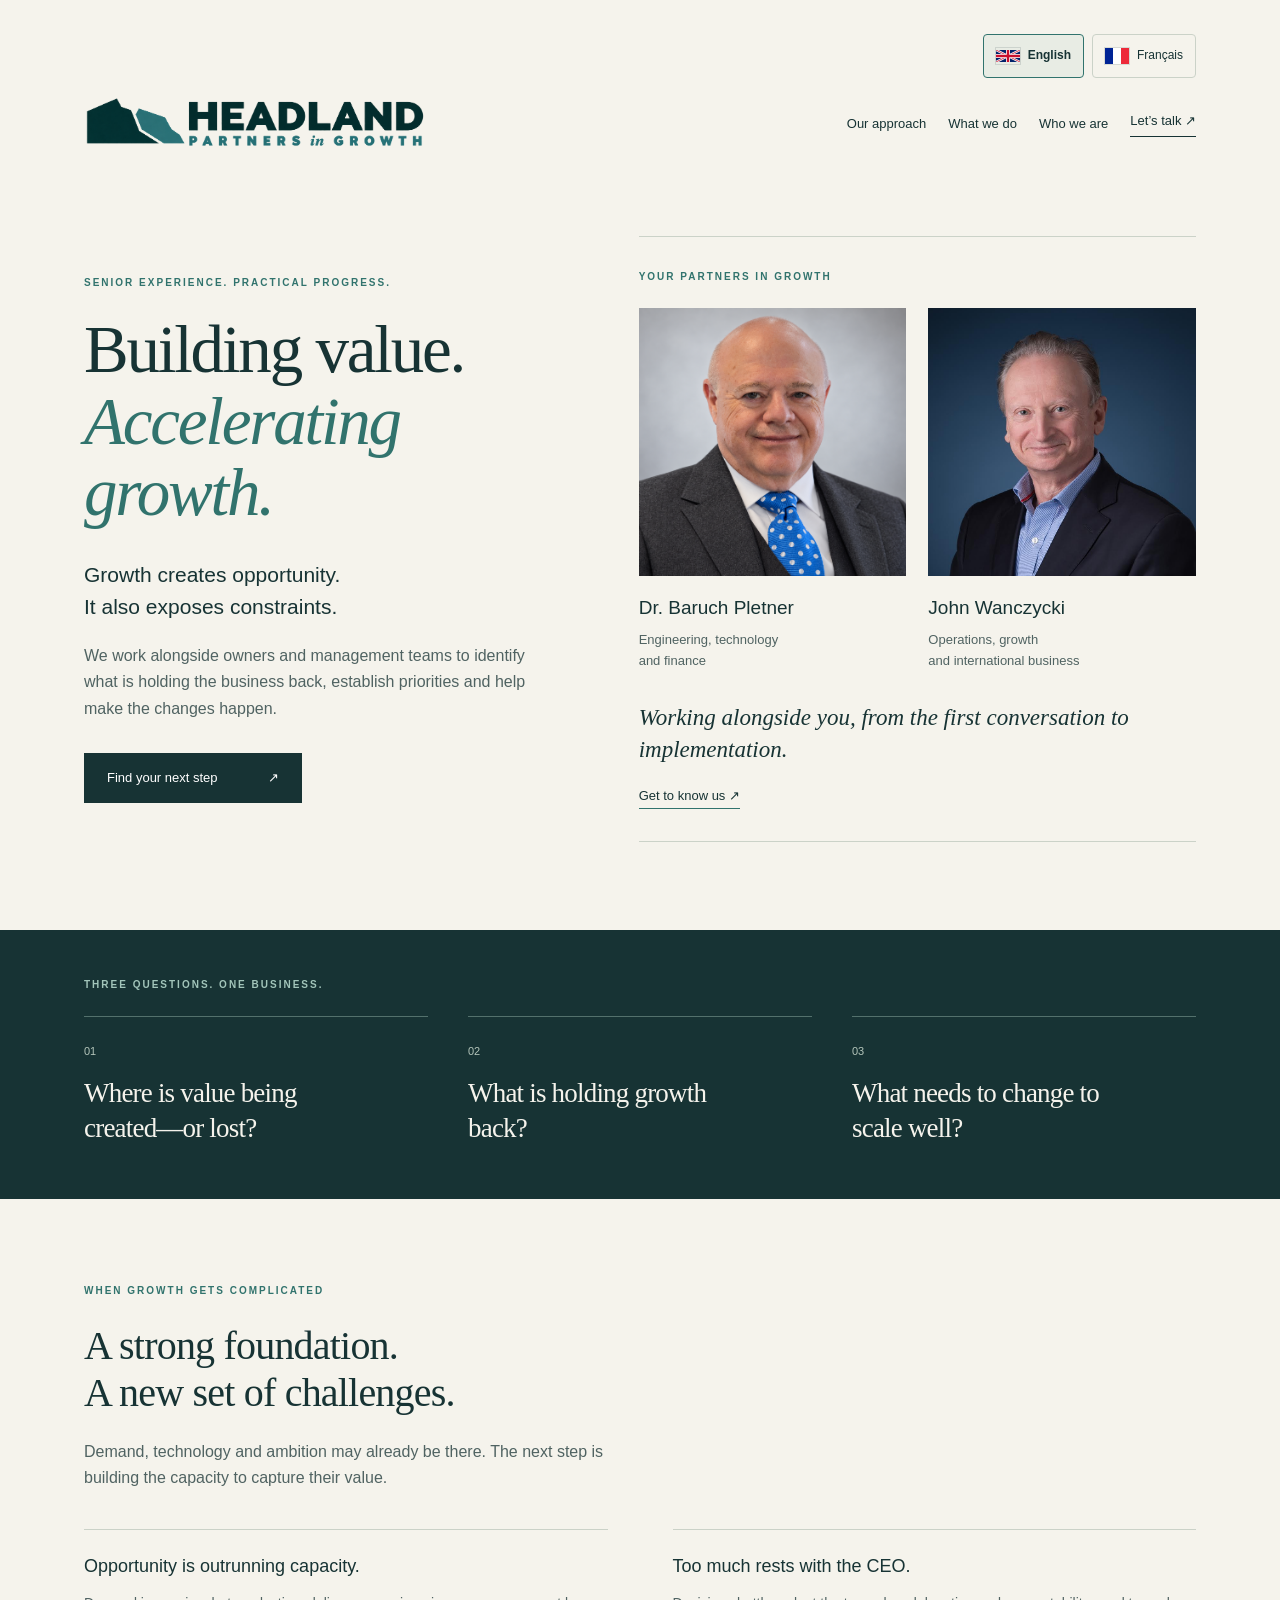
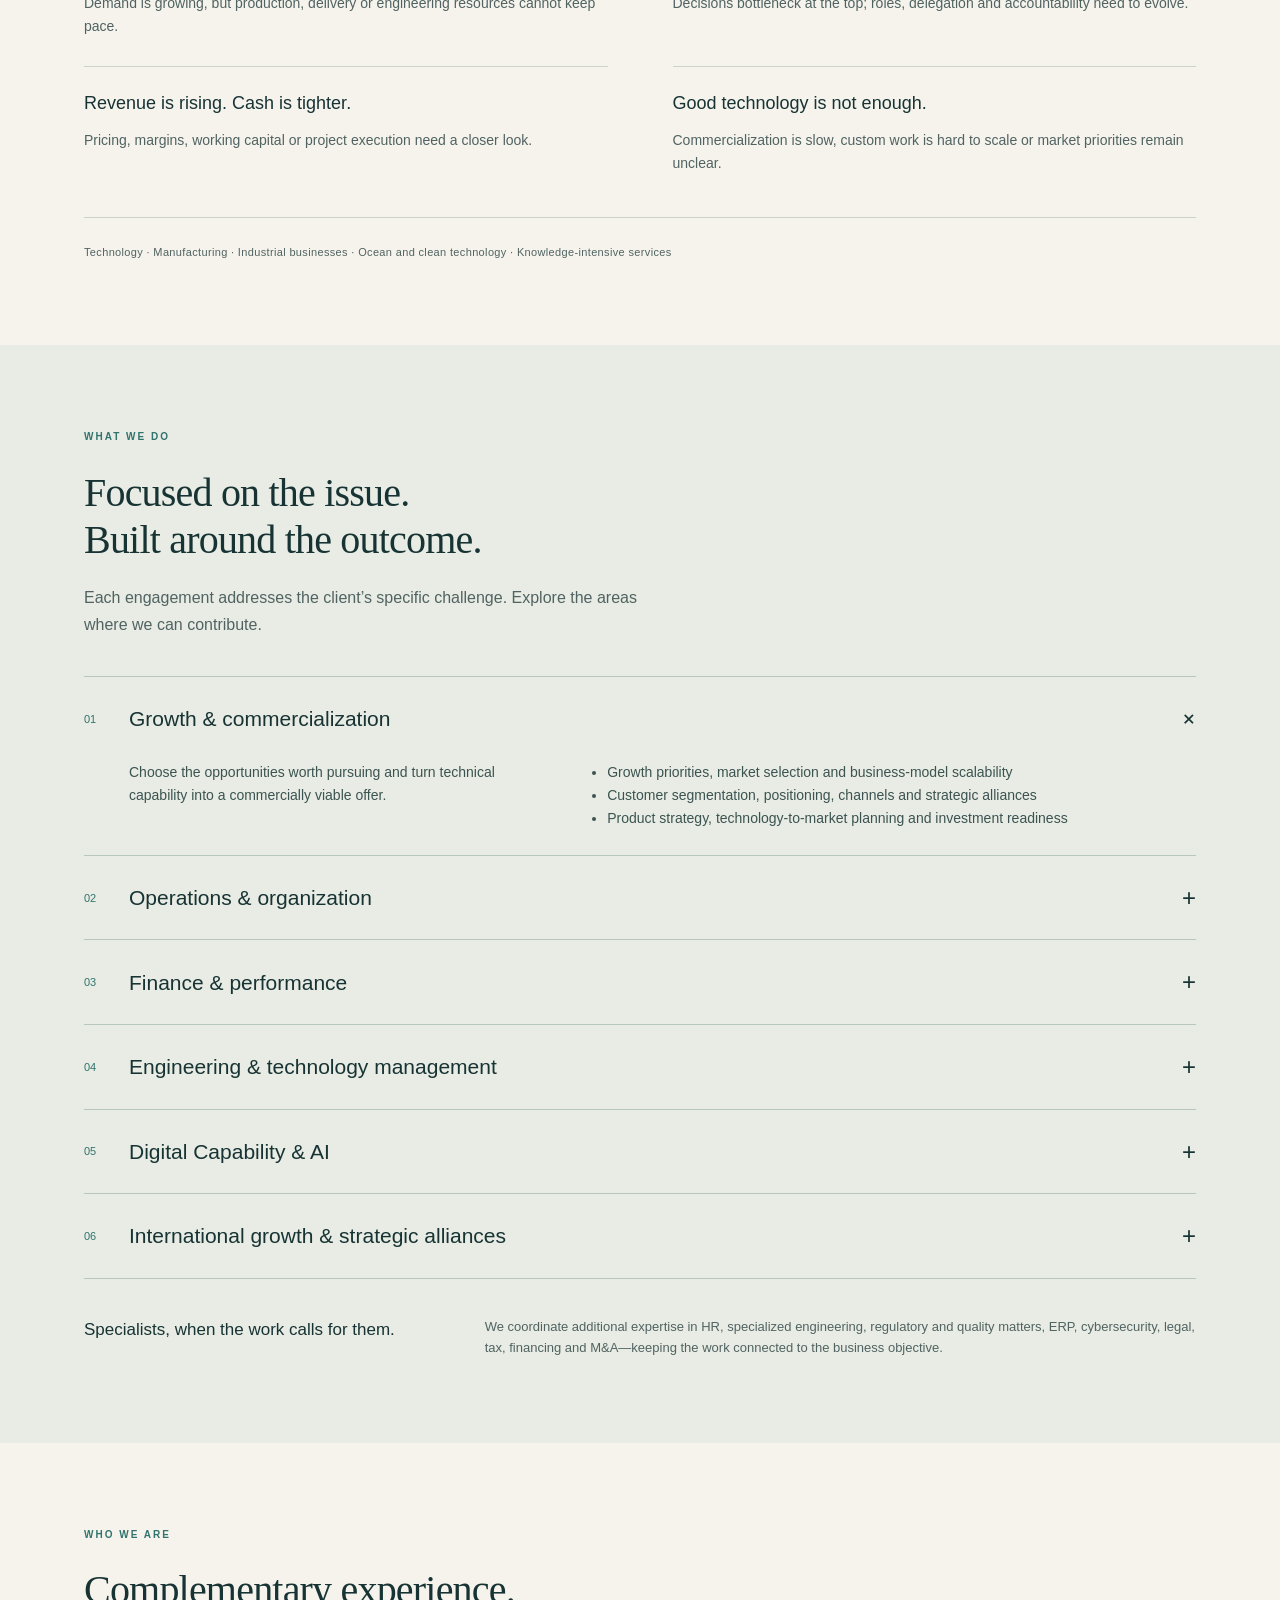
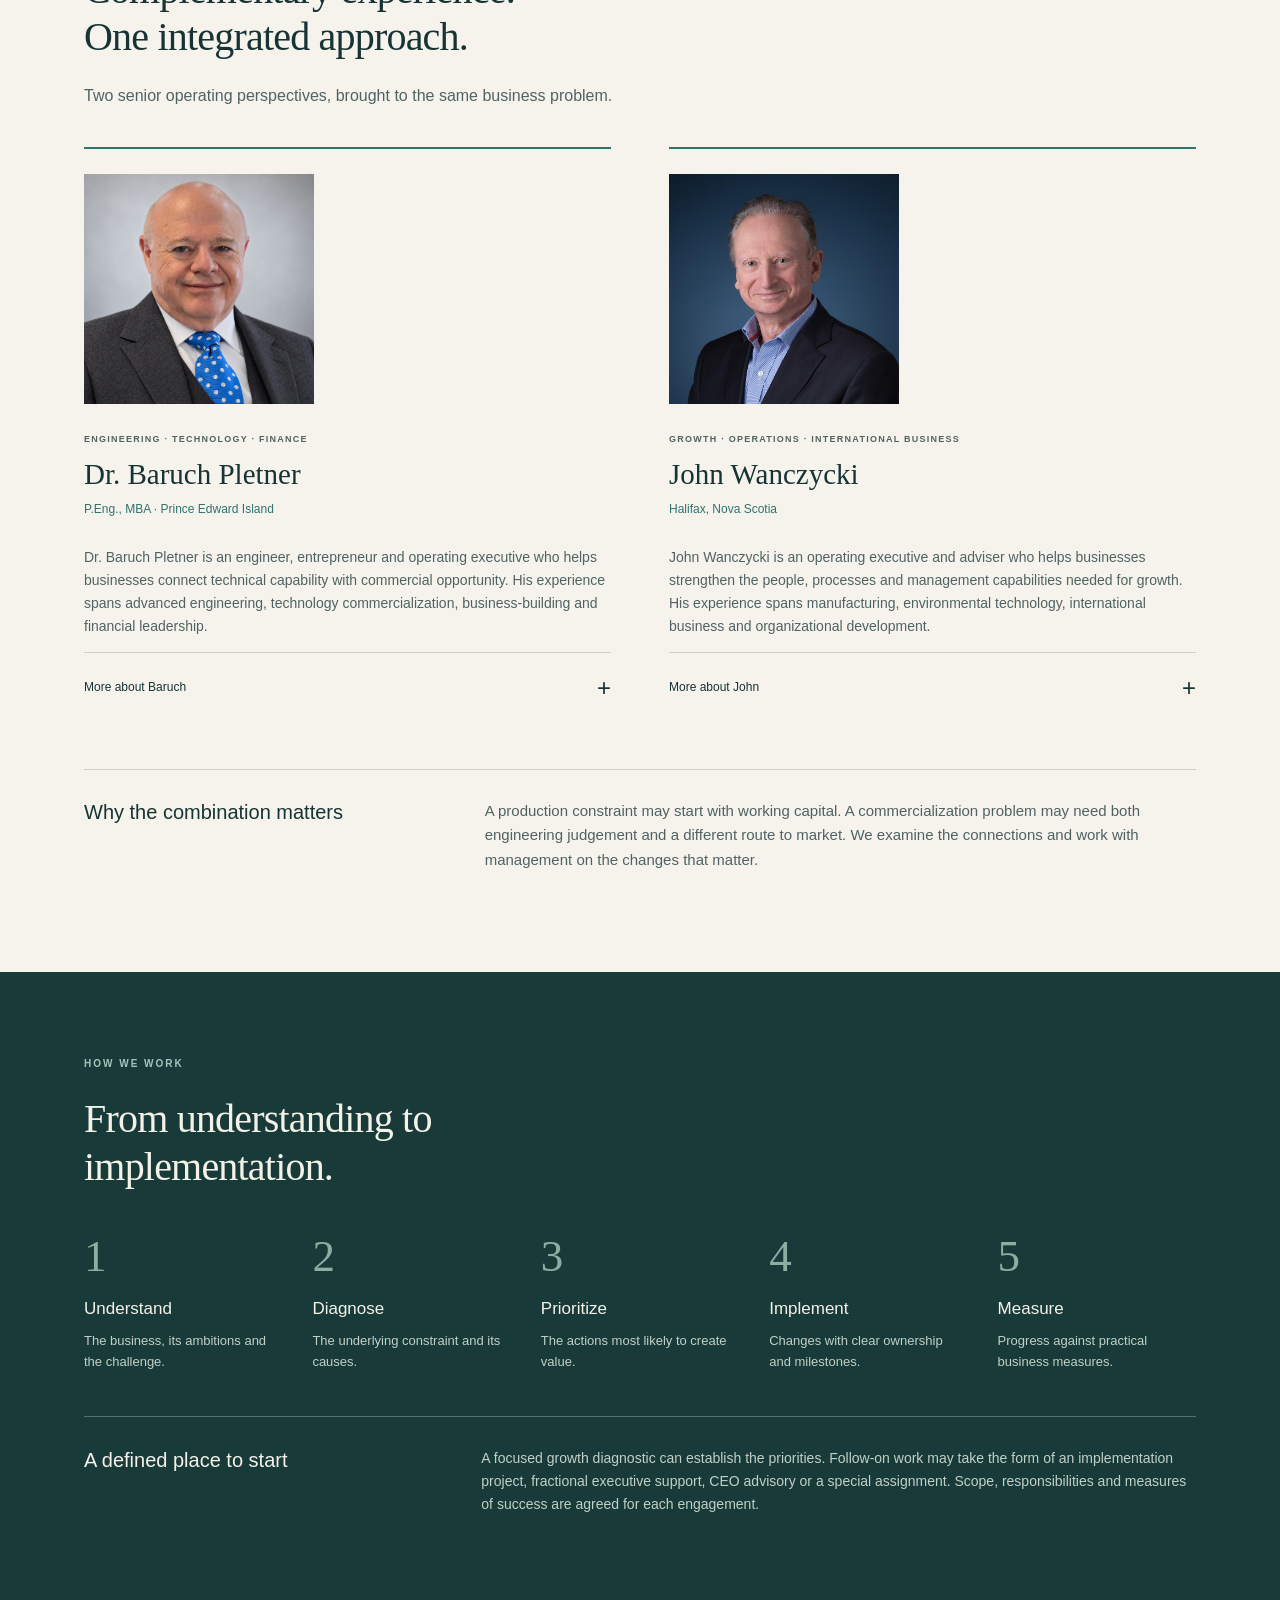
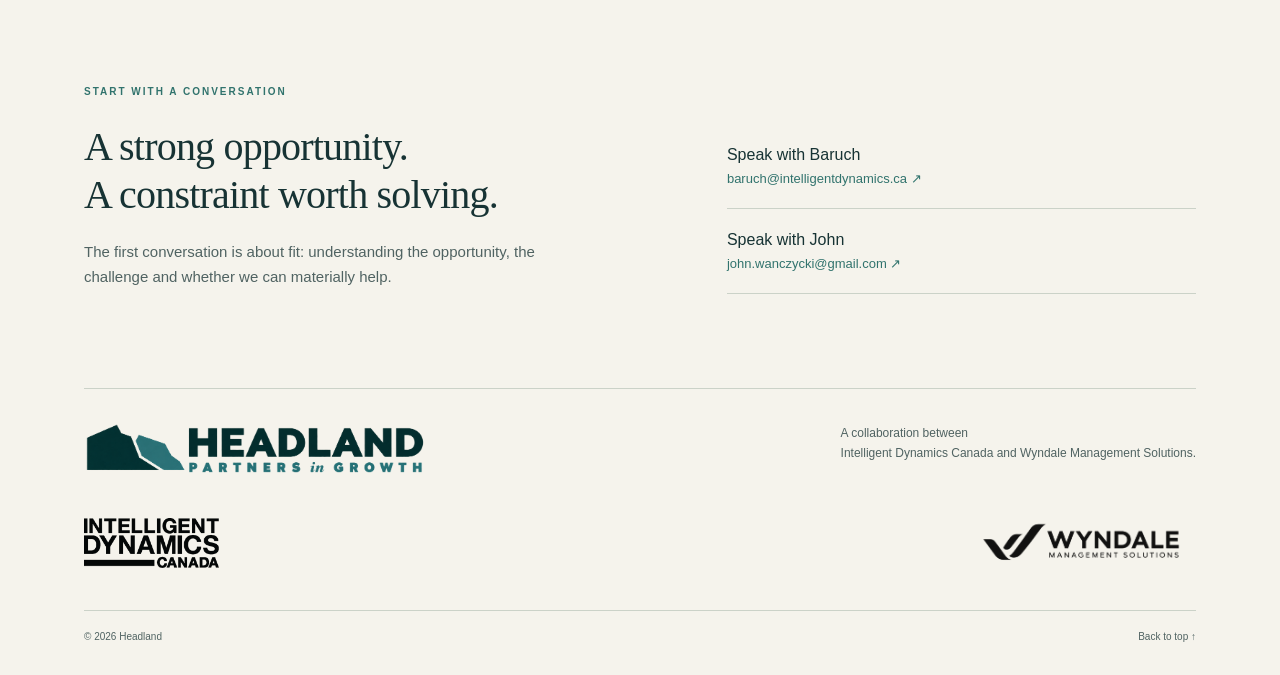
<file: index.html>
<!doctype html>
<html lang="en"><head><meta charset="utf-8"><meta name="viewport" content="width=device-width,initial-scale=1"><meta name="robots" content="index,follow"><title>Headland — Partners in Growth</title><link rel="stylesheet" href="style.css?v=bilingual1"><meta name="description" content="Headland helps owners and management teams build value, strengthen operations and accelerate growth."><meta property="og:title" content="Headland — Partners in Growth"><meta property="og:description" content="Building value. Accelerating growth. Senior experience in engineering, finance, operations and international business."><meta property="og:type" content="website"><meta property="og:url" content="https://headlandpartners.ca/"><link rel="canonical" href="https://headlandpartners.ca/"><link rel="alternate" hreflang="en" href="https://headlandpartners.ca/"><link rel="alternate" hreflang="fr" href="https://headlandpartners.ca/fr.html"><link rel="alternate" hreflang="x-default" href="https://headlandpartners.ca/"></head><body>

<header><div class="language-switch" role="navigation" aria-label="Choose language"><a href="/" lang="en" hreflang="en" aria-current="page"><svg viewBox="0 0 60 30" aria-hidden="true" focusable="false"><clipPath id="uk-clip"><path d="M0 0h60v30H0z"/></clipPath><g clip-path="url(#uk-clip)"><path fill="#012169" d="M0 0h60v30H0z"/><path stroke="#fff" stroke-width="6" d="m0 0 60 30M60 0 0 30"/><path stroke="#c8102e" stroke-width="2" d="m0 0 60 30M60 0 0 30"/><path stroke="#fff" stroke-width="10" d="M30 0v30M0 15h60"/><path stroke="#c8102e" stroke-width="6" d="M30 0v30M0 15h60"/></g></svg><span>English</span></a><a href="/fr.html" lang="fr" hreflang="fr" ><svg viewBox="0 0 45 30" aria-hidden="true" focusable="false"><path fill="#002395" d="M0 0h15v30H0z"/><path fill="#fff" d="M15 0h15v30H15z"/><path fill="#ed2939" d="M30 0h15v30H30z"/></svg><span>Français</span></a></div><a class="brand" href="#home" aria-label="Headland — Partners in Growth home"><img src="assets/headland-coast.png?v=partners-in-growth" alt="Headland — Partners in Growth coastal logo" width="2048" height="768"></a><nav aria-label="Main navigation"><a href="#approach">Our approach</a><a href="#services">What we do</a><a href="#people">Who we are</a><a class="navcta" href="#conversation">Let’s talk ↗</a></nav></header>
<main><section class="hero wrap" id="home"><div class="hero-copy"><p class="eyebrow">SENIOR EXPERIENCE. PRACTICAL PROGRESS.</p><h1>Building value.<br><em>Accelerating<br>growth.</em></h1><p class="lead">Growth creates opportunity.<br>It also exposes constraints.</p><p>We work alongside owners and management teams to identify what is holding the business back, establish priorities and help make the changes happen.</p><a class="button" href="#approach">Find your next step <span>↗</span></a></div><div class="hero-partners"><p class="eyebrow">YOUR PARTNERS IN GROWTH</p><div class="partner-pair"><a href="#baruch"><img src="assets/baruch-pletner.png" alt="Dr. Baruch Pletner" width="1254" height="1254"><h2>Dr. Baruch Pletner</h2><p>Engineering, technology<br>and finance</p></a><a href="#john"><img src="assets/john-wanczycki.jpg" alt="John Wanczycki" width="835" height="835"><h2>John Wanczycki</h2><p>Operations, growth<br>and international business</p></a></div><p class="partner-intro">Working alongside you, from the first conversation to implementation.</p><a class="meet-partners" href="#people">Get to know us ↗</a></div></section>
<section class="questions"><div class="wrap"><p class="eyebrow">THREE QUESTIONS. ONE BUSINESS.</p><div class="question-grid"><article><span>01</span><h2>Where is value being created—or lost?</h2></article><article><span>02</span><h2>What is holding growth back?</h2></article><article><span>03</span><h2>What needs to change to scale well?</h2></article></div></div></section>
<section class="wrap section" id="approach"><div class="section-intro"><p class="eyebrow">WHEN GROWTH GETS COMPLICATED</p><h2>A strong foundation.<br>A new set of challenges.</h2><p>Demand, technology and ambition may already be there. The next step is building the capacity to capture their value.</p></div><div class="signals"><article><b>Opportunity is outrunning capacity.</b><p>Demand is growing, but production, delivery or engineering resources cannot keep pace.</p></article><article><b>Too much rests with the CEO.</b><p>Decisions bottleneck at the top; roles, delegation and accountability need to evolve.</p></article><article><b>Revenue is rising. Cash is tighter.</b><p>Pricing, margins, working capital or project execution need a closer look.</p></article><article><b>Good technology is not enough.</b><p>Commercialization is slow, custom work is hard to scale or market priorities remain unclear.</p></article></div><p class="sector-line">Technology · Manufacturing · Industrial businesses · Ocean and clean technology · Knowledge-intensive services</p></section>
<section class="service-section" id="services"><div class="wrap section"><div class="section-intro"><p class="eyebrow">WHAT WE DO</p><h2>Focused on the issue.<br>Built around the outcome.</h2><p>Each engagement addresses the client’s specific challenge. Explore the areas where we can contribute.</p></div><div class="services">
<details open><summary><span>01</span><h3>Growth & commercialization</h3><i>+</i></summary><div class="detail"><p>Choose the opportunities worth pursuing and turn technical capability into a commercially viable offer.</p><ul><li>Growth priorities, market selection and business-model scalability</li><li>Customer segmentation, positioning, channels and strategic alliances</li><li>Product strategy, technology-to-market planning and investment readiness</li></ul></div></details>
<details><summary><span>02</span><h3>Operations & organization</h3><i>+</i></summary><div class="detail"><p>Build the operating capacity and management structure needed for the next stage.</p><ul><li>Capacity, workflow, productivity and project execution</li><li>Roles, accountability, delegation and management systems</li><li>Leadership capacity, succession planning and change implementation</li><li>Supply-chain priorities and business requirements for ERP systems</li></ul></div></details>
<details><summary><span>03</span><h3>Finance & performance</h3><i>+</i></summary><div class="detail"><p>Connect growth decisions to cash, margins and the resources required to deliver.</p><ul><li>Cash flow, working capital, pricing and margin analysis</li><li>Financial models, capital allocation and investment decisions</li><li>Performance measures and management reporting</li><li>Government growth programs and funding readiness</li></ul></div></details>
<details><summary><span>04</span><h3>Engineering & technology management</h3><i>+</i></summary><div class="detail"><p>Bring senior technical judgement to engineering decisions, delivery and resource planning.</p><ul><li>Engineering design and technical problem-solving</li><li>R&D leadership, technology roadmaps and technical due diligence</li><li>Engineering capacity, critical-project oversight and product development</li><li>AI-enabled engineering productivity, aligned with business priorities</li><li>Intellectual property priorities, protection and licensing strategy</li><li>Business and technical inputs for specialist IP advisers</li></ul><p class="fine">IP support covers business and technology strategy. Legal opinions, patent prosecution and legal drafting are provided by qualified external professionals.</p></div></details>
<details><summary><span>05</span><h3>Digital Capability &amp; AI</h3><i>+</i></summary><div class="detail"><p>Improve business productivity and customer engagement through carefully selected AI tools and digital operating systems.</p><ul><li>AI adoption priorities linked to measurable business outcomes</li><li>AI-enabled customer engagement and concierge experiences</li><li>Workflow automation and business IT improvements</li><li>Technology selection and implementation planning</li></ul><p class="fine">Where specialized technical capability is required, we draw on Intelligent Dynamics Canada and other trusted specialists.</p></div></details>
<details><summary><span>06</span><h3>International growth & strategic alliances</h3><i>+</i></summary><div class="detail"><p>Pursue international opportunities when they fit the company’s strategy and operating readiness.</p><ul><li>Export readiness and market prioritization</li><li>Representatives, distributors and commercial partnerships</li><li>Resource requirements, market-entry risks and mitigation</li><li>Alignment of international growth with internal capacity</li></ul></div></details>
</div><div class="specialists"><b>Specialists, when the work calls for them.</b><p>We coordinate additional expertise in HR, specialized engineering, regulatory and quality matters, ERP, cybersecurity, legal, tax, financing and M&A—keeping the work connected to the business objective.</p></div></div></section>
<section class="wrap section" id="people"><div class="section-intro"><p class="eyebrow">WHO WE ARE</p><h2>Complementary experience.<br>One integrated approach.</h2><p>Two senior operating perspectives, brought to the same business problem.</p></div><div class="people-grid"><article class="person" id="baruch"><img class="bio-portrait" src="assets/baruch-pletner.png" alt="Dr. Baruch Pletner" width="1254" height="1254" loading="lazy"><p class="eyebrow">ENGINEERING · TECHNOLOGY · FINANCE</p><h3>Dr. Baruch Pletner</h3><p class="credentials">P.Eng., MBA · Prince Edward Island</p><p>Dr. Baruch Pletner is an engineer, entrepreneur and operating executive who helps businesses connect technical capability with commercial opportunity. His experience spans advanced engineering, technology commercialization, business-building and financial leadership.</p><details><summary>More about Baruch <i>+</i></summary><p>Baruch holds a doctorate in Aerospace Engineering from the Technion–Israel Institute of Technology and an MBA from Northeastern University’s D’Amore-McKim School of Business, with an accounting concentration. At MIT spin-off Active Control eXperts, he progressed from Senior Engineer to Senior Program Manager and Director of Lithography Applications, developing both the technical and commercial sides of the business. Following its acquisition by Cymer, he continued in senior technical leadership in the semiconductor-equipment industry.</p><p>He subsequently founded IPTRADE Inc., building an engineering-services and technology business serving the semiconductor sector while remaining directly involved in development. His work has contributed to multiple patents in vibration control, sensing and piezoelectric systems. He brings decades of experience integrating intellectual property strategy with product development and commercialization.</p><p>Since moving to Atlantic Canada, Baruch’s work has included technology leadership, R&amp;D management and major-project delivery. He helped lead recovery of the Summerside Sunbank solar and battery-storage project, overseeing an approximately $50 million budget and an organization of more than 100 people. As Chief Operating and Financial Officer of Rubber Ring Creative, he has helped build the business while overseeing its operating and financial functions.</p><p>His international experience includes extensive work in the United States and Japan, principally with Nikon and also with Honda R&amp;D, Toshiba, Arakawa and Canon. Through Intelligent Dynamics Canada, he combines hands-on engineering and senior technology advice with practical applications of AI to engineering productivity and business operations.</p><p>At Headland, Baruch brings an engineer’s and business-builder’s perspective: assessing what can work, what makes commercial sense and how to organize the resources needed to turn technology into sustainable business value.</p></details></article><article class="person" id="john"><img class="bio-portrait" src="assets/john-wanczycki.jpg" alt="John Wanczycki" width="835" height="835" loading="lazy"><p class="eyebrow">GROWTH · OPERATIONS · INTERNATIONAL BUSINESS</p><h3>John Wanczycki</h3><p class="credentials">Halifax, Nova Scotia</p><p>John Wanczycki is an operating executive and adviser who helps businesses strengthen the people, processes and management capabilities needed for growth. His experience spans manufacturing, environmental technology, international business and organizational development.</p><details><summary>More about John <i>+</i></summary><p>From 2016 to 2024, John served as Chief Operating Officer of Trecan Combustion Limited, a Nova Scotia manufacturer of specialized industrial equipment serving international markets. Working closely with the CEO and owner, he helped guide significant growth, expand operating capacity and strengthen management systems while addressing supply-chain challenges, market development and senior-management transitions.</p><p>His international experience includes senior assignments in 17 countries across five continents. Advising international financial institutions, including the World Bank, and national governments, he has helped plan, assess or conduct due diligence on initiatives with an aggregate value exceeding US$400 million. These assignments have involved technology commercialization, strategic alliances, environmental technologies, infrastructure and major projects.</p><p>Earlier roles included Vice President, International Development at the Ontario Centre for Environmental Technology Advancement, and Chair and President of the Environmental Services Association of Nova Scotia and the Maritimes. His strategy and public-policy work in Ottawa and Washington, D.C., also informs his understanding of government programs and how businesses can secure support for growth.</p><p>John mentors technology ventures through Creative Destruction Lab–Atlantic at Dalhousie University, serves on the board of the Scotia Festival of Music and contributes to the Halifax Chamber of Commerce Government Policy Committee.</p><p>He has guest lectured in international management at North American master’s programs and the Chinese Academy of Sciences. John is fluent in English and French.</p><p>At Headland, John brings an operator’s perspective: identifying what is constraining progress, connecting strategy with day-to-day execution and helping owners and management teams build the capacity for their next stage of growth.</p></details></article></div><div class="combination"><h3>Why the combination matters</h3><p>A production constraint may start with working capital. A commercialization problem may need both engineering judgement and a different route to market. We examine the connections and work with management on the changes that matter.</p></div></section>
<section class="method"><div class="wrap section"><p class="eyebrow">HOW WE WORK</p><h2>From understanding to implementation.</h2><div class="steps"><article><span>1</span><h3>Understand</h3><p>The business, its ambitions and the challenge.</p></article><article><span>2</span><h3>Diagnose</h3><p>The underlying constraint and its causes.</p></article><article><span>3</span><h3>Prioritize</h3><p>The actions most likely to create value.</p></article><article><span>4</span><h3>Implement</h3><p>Changes with clear ownership and milestones.</p></article><article><span>5</span><h3>Measure</h3><p>Progress against practical business measures.</p></article></div><div class="engagements"><h3>A defined place to start</h3><p>A focused growth diagnostic can establish the priorities. Follow-on work may take the form of an implementation project, fractional executive support, CEO advisory or a special assignment. Scope, responsibilities and measures of success are agreed for each engagement.</p></div></div></section>
<section class="wrap section contact" id="conversation"><div><p class="eyebrow">START WITH A CONVERSATION</p><h2>A strong opportunity.<br>A constraint worth solving.</h2><p>The first conversation is about fit: understanding the opportunity, the challenge and whether we can materially help.</p></div><div class="contact-options"><a href="mailto:baruch@intelligentdynamics.ca"><strong>Speak with Baruch</strong><span>baruch@intelligentdynamics.ca ↗</span></a><a href="mailto:john.wanczycki@gmail.com"><strong>Speak with John</strong><span>john.wanczycki@gmail.com ↗</span></a></div></section></main>
<footer class="wrap"><div class="footer-top"><div class="brand"><img src="assets/headland-coast.png?v=partners-in-growth" alt="Headland — Partners in Growth coastal logo" width="2048" height="768"></div><p>A collaboration between<br>Intelligent Dynamics Canada and Wyndale Management Solutions.</p></div><div class="partner-logos"><img src="assets/idc.png" alt="Intelligent Dynamics Canada"><img src="assets/wyndale.png" alt="Wyndale Management Solutions Pathway logo"></div><div class="footer-bottom"><span>© 2026 Headland</span><a href="#home">Back to top ↑</a></div></footer>
<script src="language.js?v=1" defer></script></body></html>
</file>
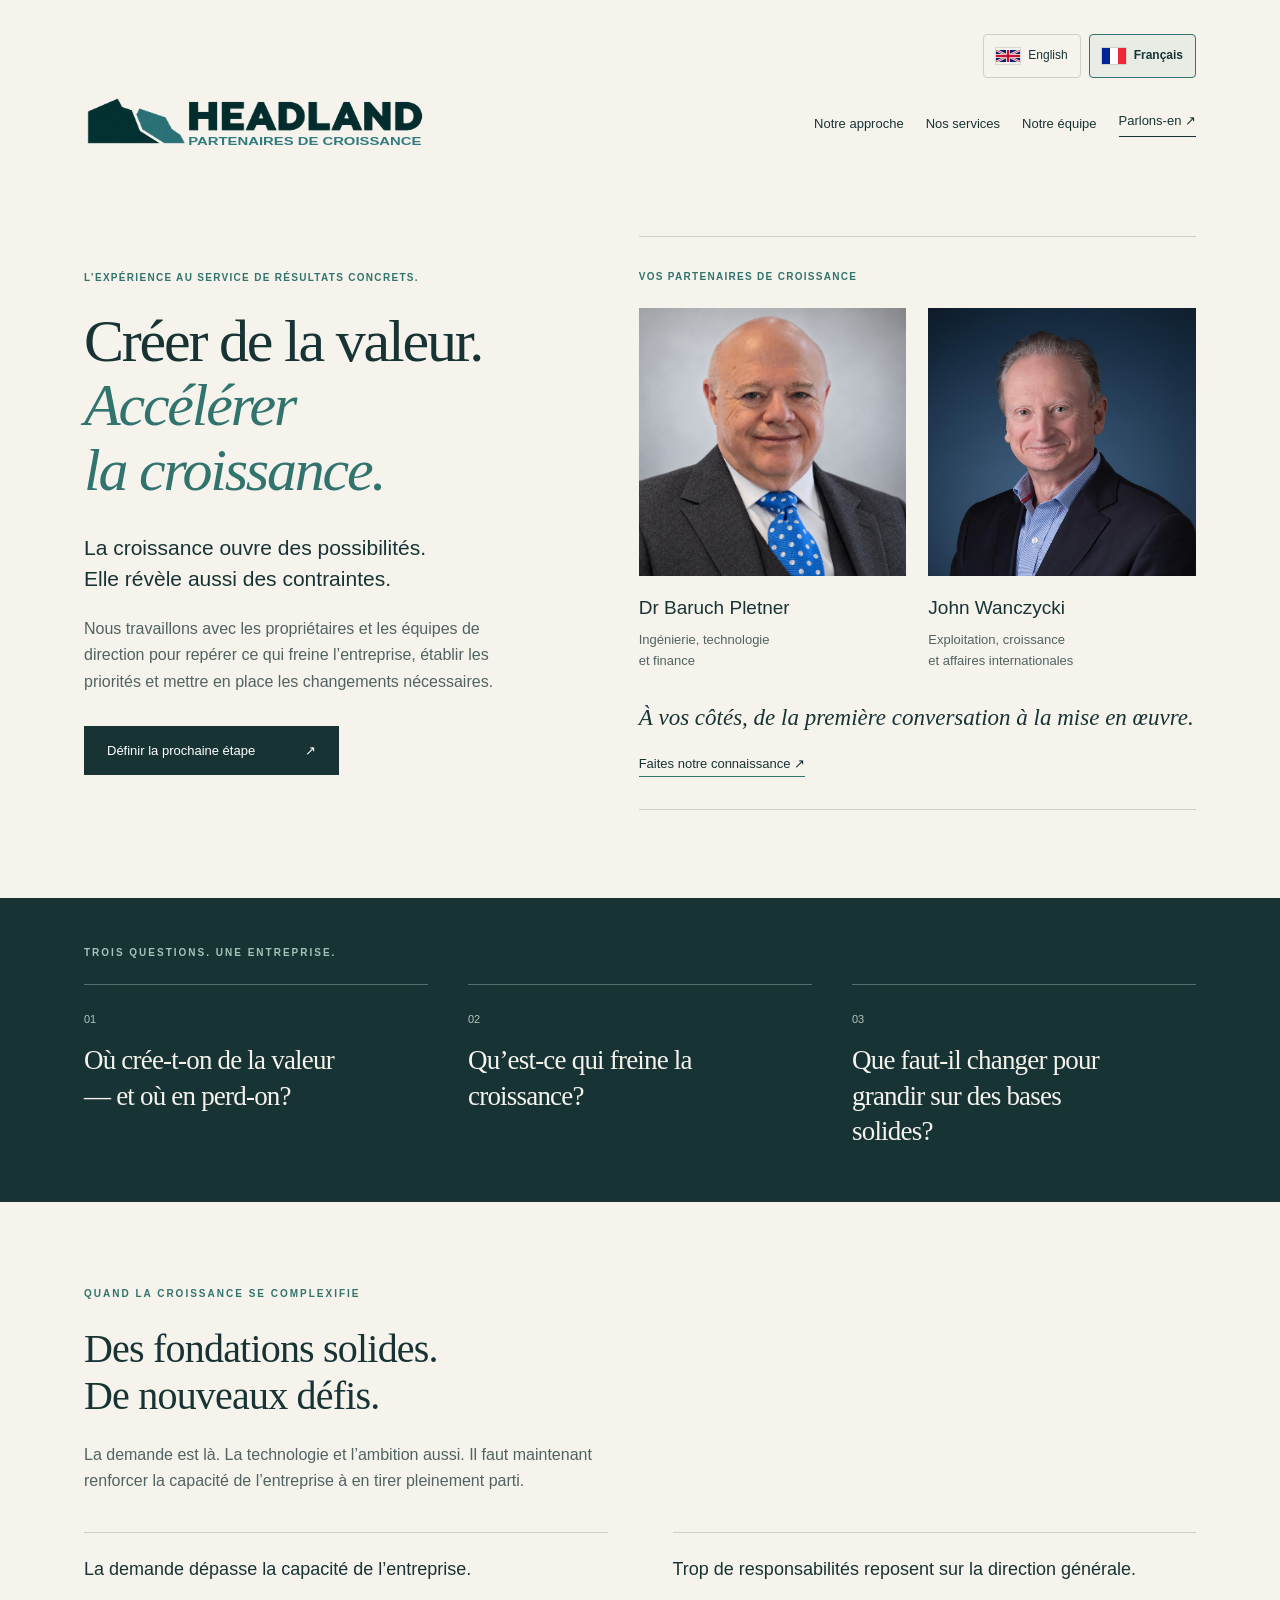
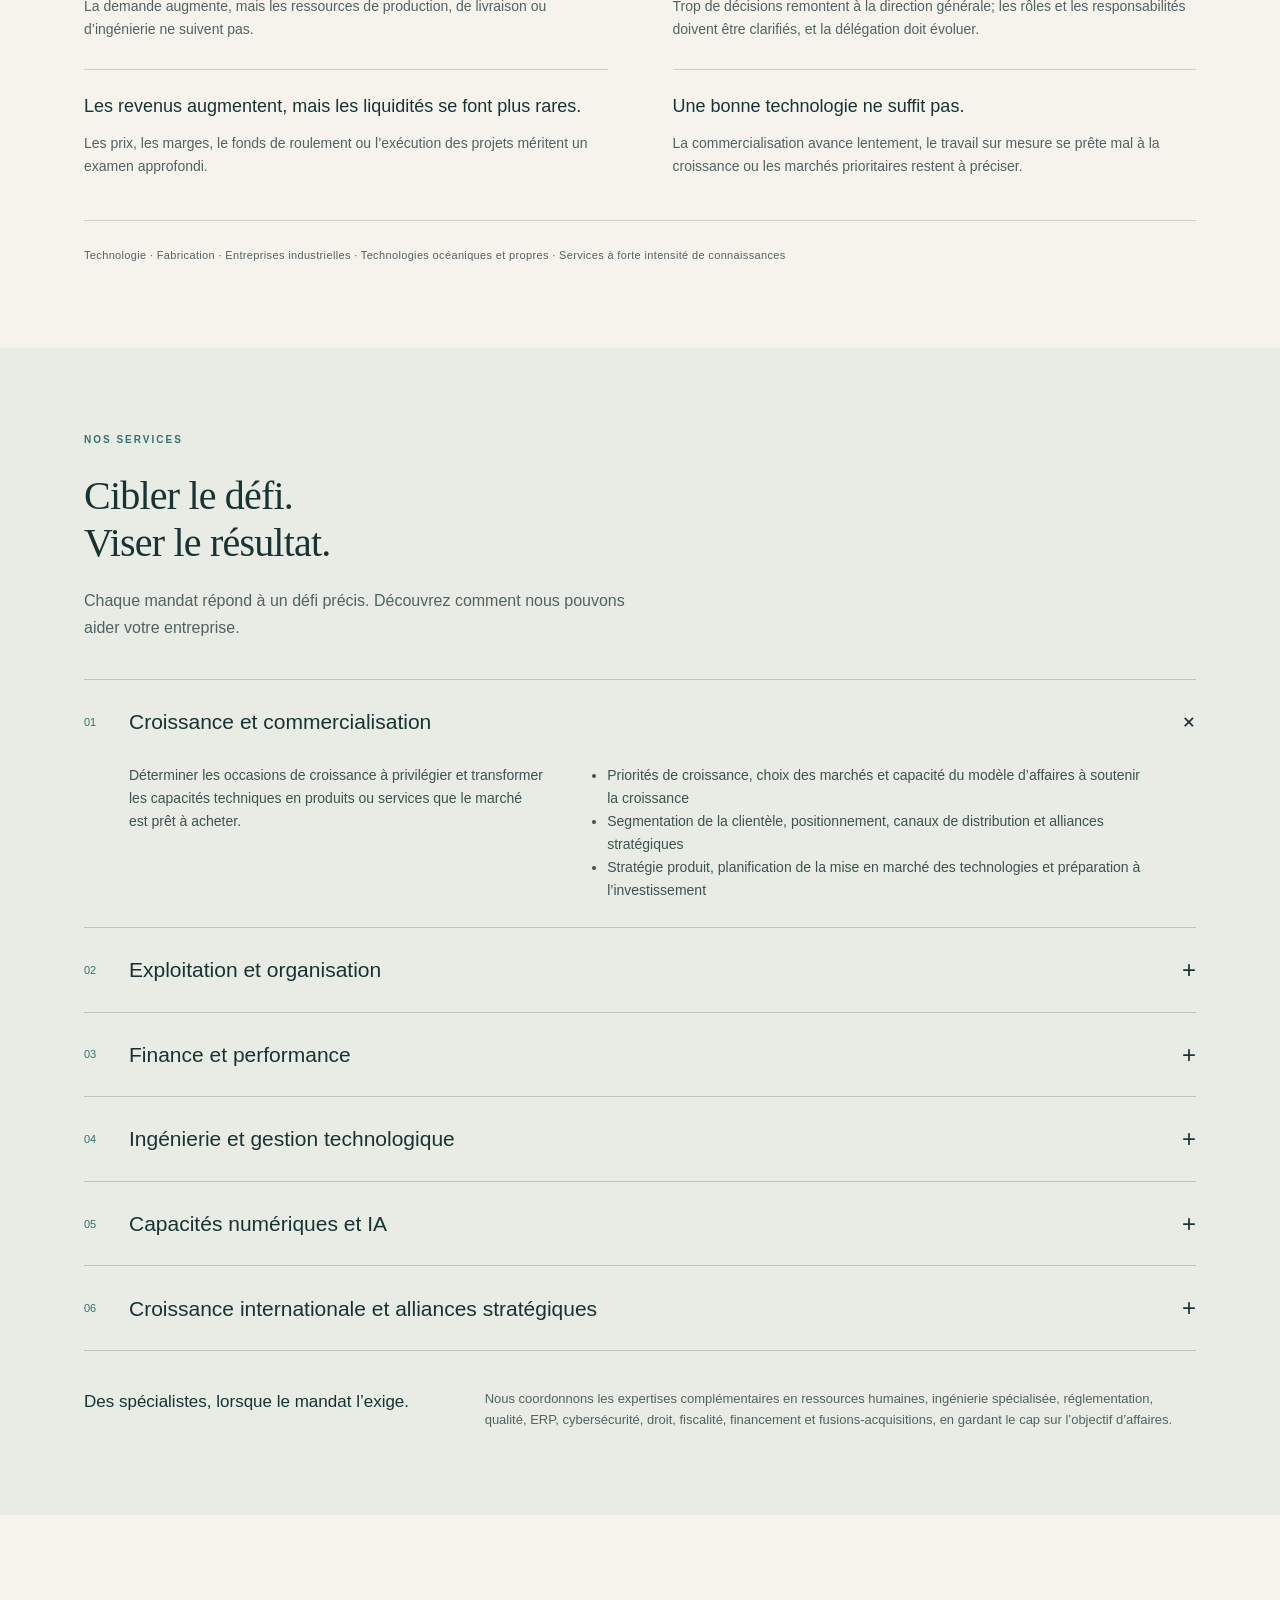
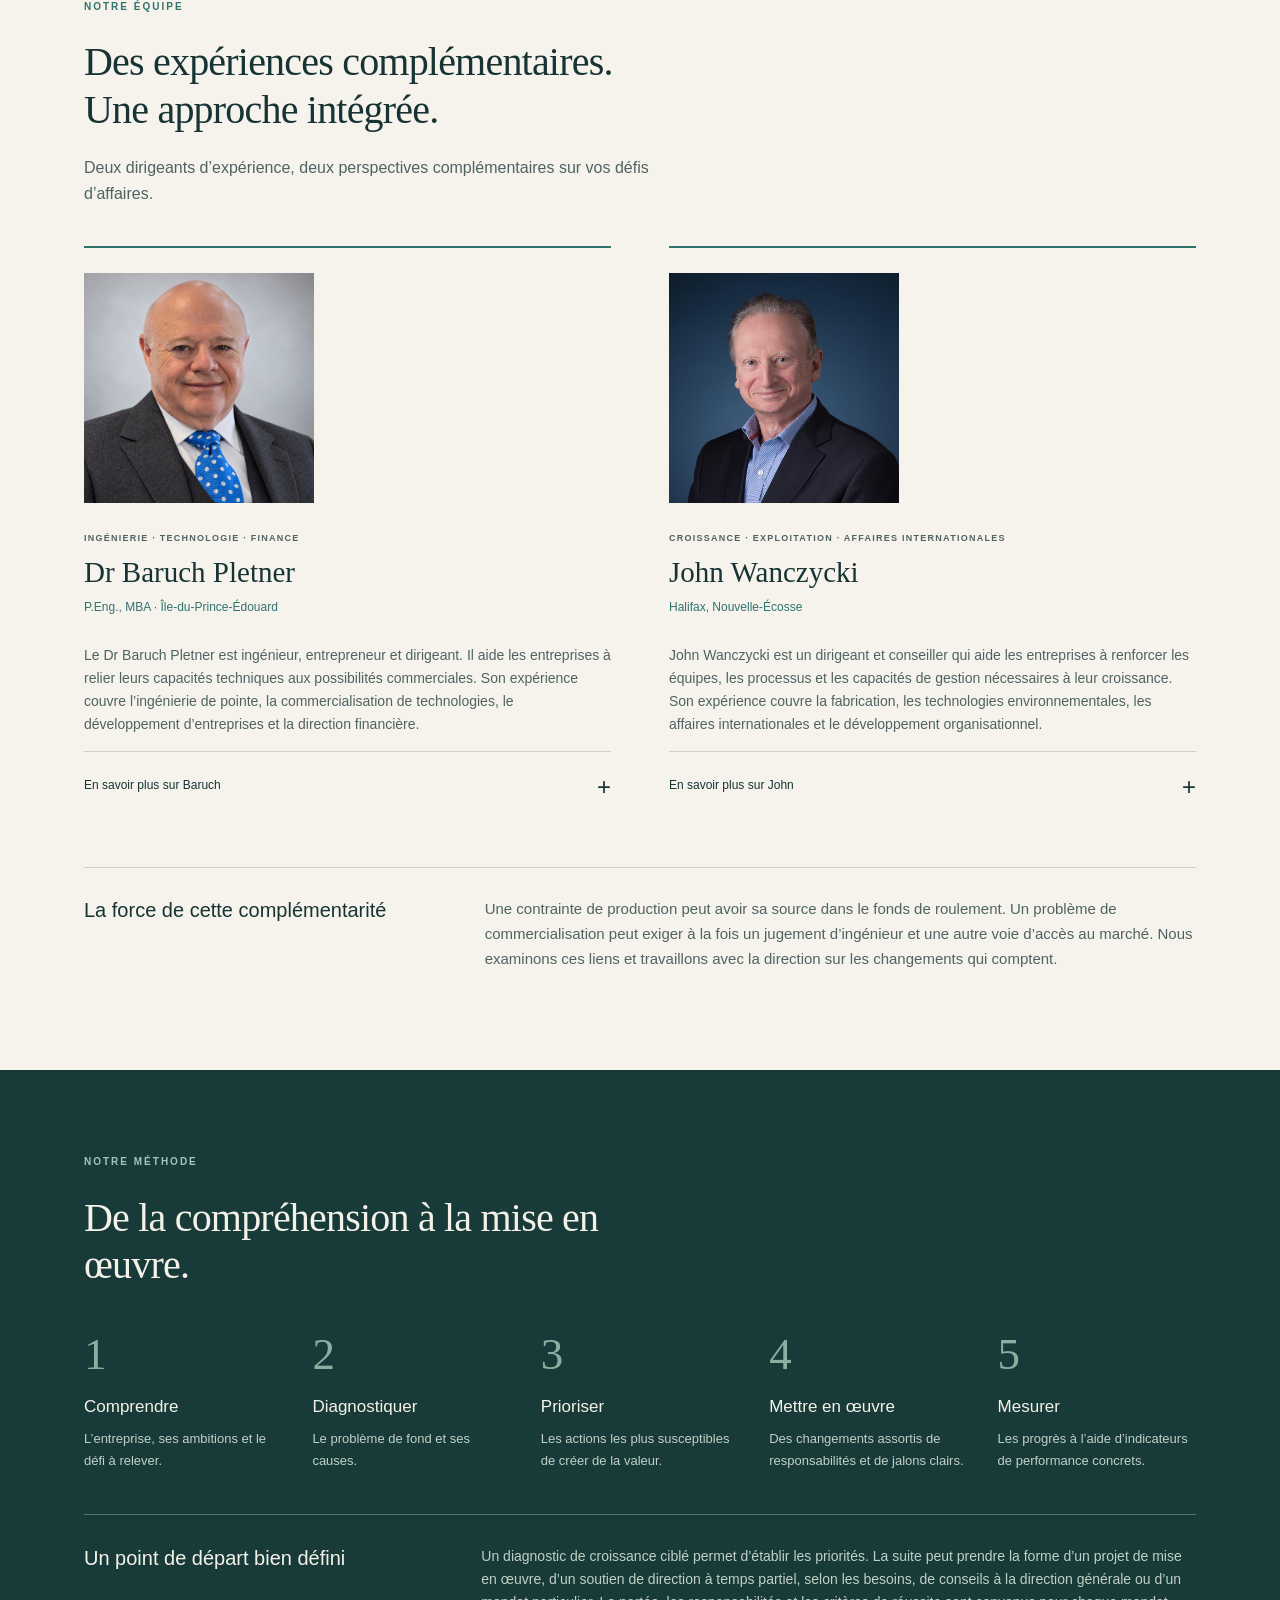
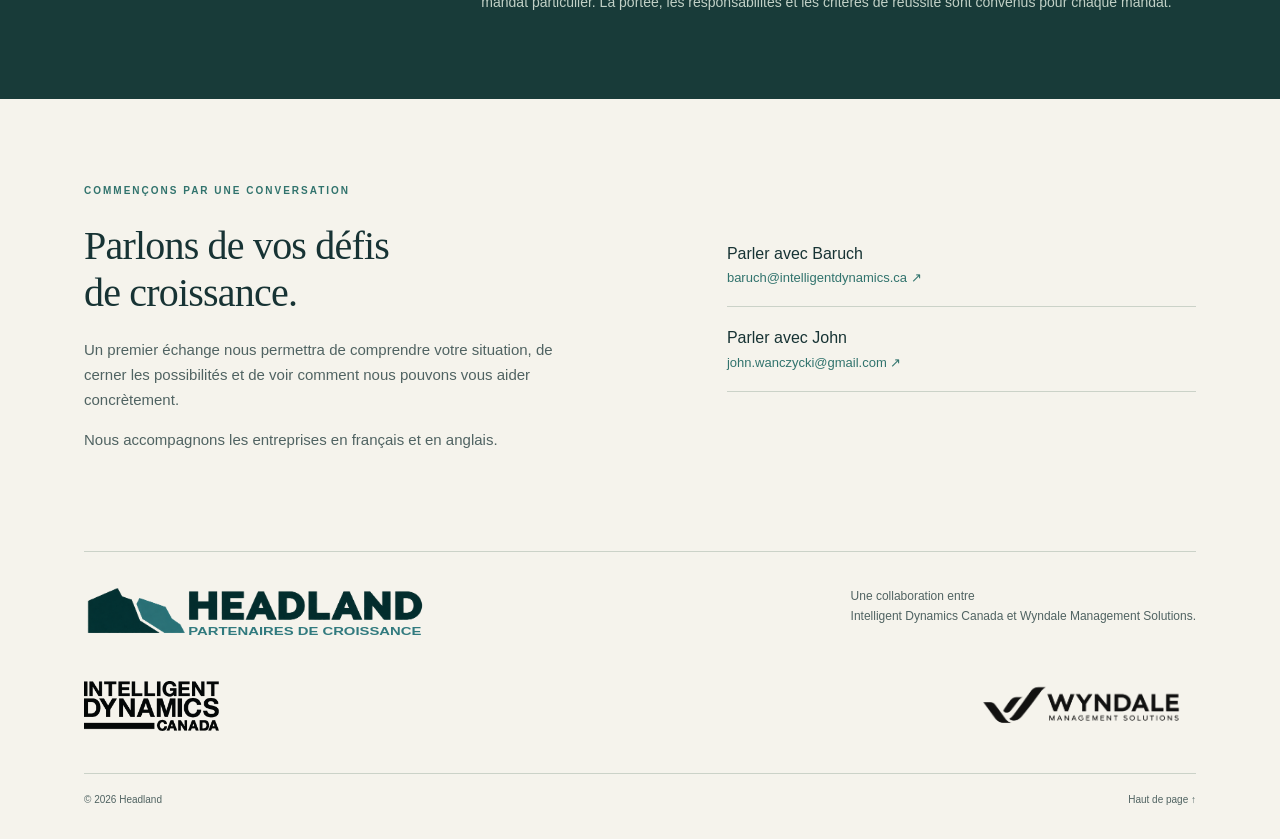
<file: fr.html>
<!doctype html>
<html lang="fr"><head><meta charset="utf-8"><meta name="viewport" content="width=device-width,initial-scale=1"><meta name="robots" content="index,follow"><title>Headland — Partenaires de croissance</title><link rel="stylesheet" href="style.css?v=bilingual1"><meta name="description" content="Headland accompagne les propriétaires et les équipes de direction pour créer de la valeur, renforcer les activités et accélérer la croissance."><meta property="og:title" content="Headland — Partenaires de croissance"><meta property="og:description" content="Créer de la valeur. Accélérer la croissance. Une expérience chevronnée en ingénierie, finance, exploitation et affaires internationales."><meta property="og:type" content="website"><meta property="og:url" content="https://headlandpartners.ca/fr.html"><link rel="canonical" href="https://headlandpartners.ca/fr.html"><link rel="alternate" hreflang="en" href="https://headlandpartners.ca/"><link rel="alternate" hreflang="fr" href="https://headlandpartners.ca/fr.html"><link rel="alternate" hreflang="x-default" href="https://headlandpartners.ca/"></head><body>

<header><div class="language-switch" role="navigation" aria-label="Choisir la langue"><a href="/" lang="en" hreflang="en" ><svg viewBox="0 0 60 30" aria-hidden="true" focusable="false"><clipPath id="uk-clip"><path d="M0 0h60v30H0z"/></clipPath><g clip-path="url(#uk-clip)"><path fill="#012169" d="M0 0h60v30H0z"/><path stroke="#fff" stroke-width="6" d="m0 0 60 30M60 0 0 30"/><path stroke="#c8102e" stroke-width="2" d="m0 0 60 30M60 0 0 30"/><path stroke="#fff" stroke-width="10" d="M30 0v30M0 15h60"/><path stroke="#c8102e" stroke-width="6" d="M30 0v30M0 15h60"/></g></svg><span>English</span></a><a href="/fr.html" lang="fr" hreflang="fr" aria-current="page"><svg viewBox="0 0 45 30" aria-hidden="true" focusable="false"><path fill="#002395" d="M0 0h15v30H0z"/><path fill="#fff" d="M15 0h15v30H15z"/><path fill="#ed2939" d="M30 0h15v30H30z"/></svg><span>Français</span></a></div><a class="brand" href="#home" aria-label="Headland — Accueil"><img src="assets/headland-fr.svg?v=1" alt="Headland — Partenaires de croissance" width="2048" height="768"></a><nav aria-label="Navigation principale"><a href="#approach">Notre approche</a><a href="#services">Nos services</a><a href="#people">Notre équipe</a><a class="navcta" href="#conversation">Parlons-en ↗</a></nav></header>
<main><section class="hero wrap" id="home"><div class="hero-copy"><p class="eyebrow">L’EXPÉRIENCE AU SERVICE DE RÉSULTATS CONCRETS.</p><h1>Créer de la valeur.<br><em>Accélérer<br>la croissance.</em></h1><p class="lead">La croissance ouvre des possibilités.<br>Elle révèle aussi des contraintes.</p><p>Nous travaillons avec les propriétaires et les équipes de direction pour repérer ce qui freine l’entreprise, établir les priorités et mettre en place les changements nécessaires.</p><a class="button" href="#approach">Définir la prochaine étape <span>↗</span></a></div><div class="hero-partners"><p class="eyebrow">VOS PARTENAIRES DE CROISSANCE</p><div class="partner-pair"><a href="#baruch"><img src="assets/baruch-pletner.png" alt="Dr. Baruch Pletner" width="1254" height="1254"><h2>Dr Baruch Pletner</h2><p>Ingénierie, technologie<br>et finance</p></a><a href="#john"><img src="assets/john-wanczycki.jpg" alt="John Wanczycki" width="835" height="835"><h2>John Wanczycki</h2><p>Exploitation, croissance<br>et affaires internationales</p></a></div><p class="partner-intro">À vos côtés, de la première conversation à la mise en œuvre.</p><a class="meet-partners" href="#people">Faites notre connaissance ↗</a></div></section>
<section class="questions"><div class="wrap"><p class="eyebrow">TROIS QUESTIONS. UNE ENTREPRISE.</p><div class="question-grid"><article><span>01</span><h2>Où crée-t-on de la valeur — et où en perd-on?</h2></article><article><span>02</span><h2>Qu’est-ce qui freine la croissance?</h2></article><article><span>03</span><h2>Que faut-il changer pour grandir sur des bases solides?</h2></article></div></div></section>
<section class="wrap section" id="approach"><div class="section-intro"><p class="eyebrow">QUAND LA CROISSANCE SE COMPLEXIFIE</p><h2>Des fondations solides.<br>De nouveaux défis.</h2><p>La demande est là. La technologie et l’ambition aussi. Il faut maintenant renforcer la capacité de l’entreprise à en tirer pleinement parti.</p></div><div class="signals"><article><b>La demande dépasse la capacité de l’entreprise.</b><p>La demande augmente, mais les ressources de production, de livraison ou d’ingénierie ne suivent pas.</p></article><article><b>Trop de responsabilités reposent sur la direction générale.</b><p>Trop de décisions remontent à la direction générale; les rôles et les responsabilités doivent être clarifiés, et la délégation doit évoluer.</p></article><article><b>Les revenus augmentent, mais les liquidités se font plus rares.</b><p>Les prix, les marges, le fonds de roulement ou l’exécution des projets méritent un examen approfondi.</p></article><article><b>Une bonne technologie ne suffit pas.</b><p>La commercialisation avance lentement, le travail sur mesure se prête mal à la croissance ou les marchés prioritaires restent à préciser.</p></article></div><p class="sector-line">Technologie · Fabrication · Entreprises industrielles · Technologies océaniques et propres · Services à forte intensité de connaissances</p></section>
<section class="service-section" id="services"><div class="wrap section"><div class="section-intro"><p class="eyebrow">NOS SERVICES</p><h2>Cibler le défi.<br>Viser le résultat.</h2><p>Chaque mandat répond à un défi précis. Découvrez comment nous pouvons aider votre entreprise.</p></div><div class="services">
<details open><summary><span>01</span><h3>Croissance et commercialisation</h3><i>+</i></summary><div class="detail"><p>Déterminer les occasions de croissance à privilégier et transformer les capacités techniques en produits ou services que le marché est prêt à acheter.</p><ul><li>Priorités de croissance, choix des marchés et capacité du modèle d’affaires à soutenir la croissance</li><li>Segmentation de la clientèle, positionnement, canaux de distribution et alliances stratégiques</li><li>Stratégie produit, planification de la mise en marché des technologies et préparation à l’investissement</li></ul></div></details>
<details><summary><span>02</span><h3>Exploitation et organisation</h3><i>+</i></summary><div class="detail"><p>Renforcer les opérations et la structure de gestion pour soutenir la prochaine étape de croissance.</p><ul><li>Capacité, processus de travail, productivité et exécution des projets</li><li>Clarification des rôles et des responsabilités, délégation et systèmes de gestion</li><li>Capacité de leadership, planification de la relève et mise en œuvre du changement</li><li>Priorités de la chaîne d’approvisionnement et besoins d’affaires liés aux systèmes de gestion intégrés (ERP)</li></ul></div></details>
<details><summary><span>03</span><h3>Finance et performance</h3><i>+</i></summary><div class="detail"><p>Prendre des décisions de croissance en tenant compte des liquidités, des marges et des ressources nécessaires pour passer à l’action.</p><ul><li>Flux de trésorerie, fonds de roulement, tarification et analyse des marges</li><li>Modèles financiers, affectation du capital et décisions d’investissement</li><li>Indicateurs de performance et information de gestion</li><li>Programmes gouvernementaux de soutien à la croissance et préparation au financement</li></ul></div></details>
<details><summary><span>04</span><h3>Ingénierie et gestion technologique</h3><i>+</i></summary><div class="detail"><p>Mettre une solide expérience technique au service des décisions d’ingénierie, de la réalisation des projets et de la planification des ressources.</p><ul><li>Conception en ingénierie et résolution de problèmes techniques</li><li>Direction de la R-D, feuilles de route technologiques et vérification diligente technique</li><li>Capacité d’ingénierie, supervision de projets critiques et développement de produits</li><li>Productivité de l’ingénierie grâce à l’IA, en accord avec les priorités d’affaires</li><li>Priorités de propriété intellectuelle, protection et stratégie de licences</li><li>Apports commerciaux et techniques aux conseillers spécialisés en propriété intellectuelle</li></ul><p class="fine">Notre accompagnement en propriété intellectuelle porte sur la stratégie d’affaires et technologique. Les avis juridiques, les procédures de demande de brevet et la rédaction juridique sont confiés à des professionnels externes qualifiés.</p></div></details>
<details><summary><span>05</span><h3>Capacités numériques et IA</h3><i>+</i></summary><div class="detail"><p>Améliorer la productivité et le service à la clientèle grâce à des outils d’IA et à des solutions numériques bien choisies.</p><ul><li>Priorités d’adoption de l’IA liées à des résultats d’affaires mesurables</li><li>Interactions avec la clientèle et services de conciergerie assistés par l’IA</li><li>Automatisation des processus et amélioration de l’informatique d’entreprise</li><li>Choix technologiques et planification de la mise en œuvre</li></ul><p class="fine">Lorsque des compétences techniques spécialisées sont nécessaires, nous faisons appel à Intelligent Dynamics Canada et à d’autres spécialistes de confiance.</p></div></details>
<details><summary><span>06</span><h3>Croissance internationale et alliances stratégiques</h3><i>+</i></summary><div class="detail"><p>Développer les marchés internationaux lorsque la stratégie et les capacités de l’entreprise le permettent.</p><ul><li>Préparation à l’exportation et priorisation des marchés</li><li>Représentants, distributeurs et partenariats commerciaux</li><li>Besoins en ressources, risques d’entrée sur les marchés et mesures d’atténuation</li><li>Adéquation entre croissance internationale et capacité interne</li></ul></div></details>
</div><div class="specialists"><b>Des spécialistes, lorsque le mandat l’exige.</b><p>Nous coordonnons les expertises complémentaires en ressources humaines, ingénierie spécialisée, réglementation, qualité, ERP, cybersécurité, droit, fiscalité, financement et fusions-acquisitions, en gardant le cap sur l’objectif d’affaires.</p></div></div></section>
<section class="wrap section" id="people"><div class="section-intro"><p class="eyebrow">NOTRE ÉQUIPE</p><h2>Des expériences complémentaires.<br>Une approche intégrée.</h2><p>Deux dirigeants d’expérience, deux perspectives complémentaires sur vos défis d’affaires.</p></div><div class="people-grid"><article class="person" id="baruch"><img class="bio-portrait" src="assets/baruch-pletner.png" alt="Dr. Baruch Pletner" width="1254" height="1254" loading="lazy"><p class="eyebrow">INGÉNIERIE · TECHNOLOGIE · FINANCE</p><h3>Dr Baruch Pletner</h3><p class="credentials">P.Eng., MBA · Île-du-Prince-Édouard</p><p>Le Dr Baruch Pletner est ingénieur, entrepreneur et dirigeant. Il aide les entreprises à relier leurs capacités techniques aux possibilités commerciales. Son expérience couvre l’ingénierie de pointe, la commercialisation de technologies, le développement d’entreprises et la direction financière.</p><details><summary>En savoir plus sur Baruch <i>+</i></summary><p>Baruch est titulaire d’un doctorat en génie aérospatial du Technion–Israel Institute of Technology et d’un MBA, avec concentration en comptabilité, de la D’Amore-McKim School of Business de la Northeastern University. Chez Active Control eXperts, une entreprise issue du MIT, il a occupé successivement les fonctions d’ingénieur principal, de gestionnaire principal de programmes et de directeur des applications de lithographie, contribuant tant aux activités techniques qu’au développement commercial. Après l’acquisition de l’entreprise par Cymer, il a poursuivi sa carrière à des postes de direction technique dans le secteur des équipements pour semi-conducteurs.</p><p>Il a ensuite fondé IPTRADE Inc., une entreprise de services d’ingénierie et de technologie destinée au secteur des semi-conducteurs, tout en participant directement au développement. Ses travaux ont contribué à plusieurs brevets portant sur le contrôle des vibrations, la détection et les systèmes piézoélectriques. Il possède plusieurs décennies d’expérience dans l’intégration de la stratégie de propriété intellectuelle au développement et à la commercialisation de produits.</p><p>Depuis son installation au Canada atlantique, Baruch a assumé des responsabilités de direction technologique, de gestion de la R-D et de réalisation de grands projets. Il a contribué au redressement du projet solaire et de stockage par batteries Summerside Sunbank, supervisant un budget d’environ 50 millions de dollars et une organisation de plus de 100 personnes. À titre de directeur de l’exploitation et des finances de Rubber Ring Creative, il a participé au développement de l’entreprise tout en dirigeant ses fonctions opérationnelles et financières.</p><p>Son expérience internationale comprend de nombreux travaux aux États-Unis et au Japon, principalement avec Nikon, ainsi qu’avec Honda R&amp;D, Toshiba, Arakawa et Canon. Par l’entremise d’Intelligent Dynamics Canada, il conjugue pratique de l’ingénierie, conseil technologique de haut niveau et applications concrètes de l’IA à la productivité de l’ingénierie et aux activités d’entreprise.</p><p>Chez Headland, Baruch apporte le regard d’un ingénieur et d’un bâtisseur d’entreprises : évaluer ce qui peut fonctionner, ce qui est viable sur le plan commercial et la façon de mobiliser les ressources nécessaires pour transformer la technologie en valeur durable.</p></details></article><article class="person" id="john"><img class="bio-portrait" src="assets/john-wanczycki.jpg" alt="John Wanczycki" width="835" height="835" loading="lazy"><p class="eyebrow">CROISSANCE · EXPLOITATION · AFFAIRES INTERNATIONALES</p><h3>John Wanczycki</h3><p class="credentials">Halifax, Nouvelle-Écosse</p><p>John Wanczycki est un dirigeant et conseiller qui aide les entreprises à renforcer les équipes, les processus et les capacités de gestion nécessaires à leur croissance. Son expérience couvre la fabrication, les technologies environnementales, les affaires internationales et le développement organisationnel.</p><details><summary>En savoir plus sur John <i>+</i></summary><p>De 2016 à 2024, John a été directeur de l’exploitation de Trecan Combustion Limited, un fabricant néo-écossais d’équipements industriels spécialisés destinés aux marchés internationaux. En étroite collaboration avec le chef de la direction et propriétaire, il a accompagné une croissance importante, accru la capacité opérationnelle et renforcé les systèmes de gestion, tout en répondant aux défis d’approvisionnement, de développement des marchés et de transition de la haute direction.</p><p>Son expérience internationale comprend des mandats de haut niveau dans 17 pays sur cinq continents. Conseillant des institutions financières internationales, dont la Banque mondiale, et des gouvernements nationaux, il a contribué à la planification, à l’évaluation ou à la vérification diligente d’initiatives d’une valeur totale supérieure à 400 millions de dollars américains. Ces mandats portaient sur la commercialisation de technologies, les alliances stratégiques, les technologies environnementales, les infrastructures et les grands projets.</p><p>Il a auparavant été vice-président au développement international de l’Ontario Centre for Environmental Technology Advancement, ainsi que président du conseil et président de l’Environmental Services Association of Nova Scotia and the Maritimes. Ses travaux en stratégie et en politiques publiques à Ottawa et à Washington lui ont également permis d’approfondir sa compréhension des programmes gouvernementaux et des moyens d’obtenir du soutien à la croissance des entreprises.</p><p>John accompagne des entreprises technologiques comme mentor au Creative Destruction Lab–Atlantic de l’Université Dalhousie, siège au conseil d’administration du Scotia Festival of Music et contribue au comité des politiques gouvernementales de la Chambre de commerce d’Halifax.</p><p>Il a donné des conférences en gestion internationale dans des programmes de maîtrise en Amérique du Nord et à l’Académie chinoise des sciences. John parle couramment l’anglais et le français.</p><p>Chez Headland, John apporte une perspective de dirigeant opérationnel : cerner les freins au progrès, relier la stratégie à l’exécution quotidienne et aider les propriétaires et les équipes de direction à développer leur capacité pour la prochaine étape de croissance.</p></details></article></div><div class="combination"><h3>La force de cette complémentarité</h3><p>Une contrainte de production peut avoir sa source dans le fonds de roulement. Un problème de commercialisation peut exiger à la fois un jugement d’ingénieur et une autre voie d’accès au marché. Nous examinons ces liens et travaillons avec la direction sur les changements qui comptent.</p></div></section>
<section class="method"><div class="wrap section"><p class="eyebrow">NOTRE MÉTHODE</p><h2>De la compréhension à la mise en œuvre.</h2><div class="steps"><article><span>1</span><h3>Comprendre</h3><p>L’entreprise, ses ambitions et le défi à relever.</p></article><article><span>2</span><h3>Diagnostiquer</h3><p>Le problème de fond et ses causes.</p></article><article><span>3</span><h3>Prioriser</h3><p>Les actions les plus susceptibles de créer de la valeur.</p></article><article><span>4</span><h3>Mettre en œuvre</h3><p>Des changements assortis de responsabilités et de jalons clairs.</p></article><article><span>5</span><h3>Mesurer</h3><p>Les progrès à l’aide d’indicateurs de performance concrets.</p></article></div><div class="engagements"><h3>Un point de départ bien défini</h3><p>Un diagnostic de croissance ciblé permet d’établir les priorités. La suite peut prendre la forme d’un projet de mise en œuvre, d’un soutien de direction à temps partiel, selon les besoins, de conseils à la direction générale ou d’un mandat particulier. La portée, les responsabilités et les critères de réussite sont convenus pour chaque mandat.</p></div></div></section>
<section class="wrap section contact" id="conversation"><div><p class="eyebrow">COMMENÇONS PAR UNE CONVERSATION</p><h2>Parlons de vos défis<br>de croissance.</h2><p>Un premier échange nous permettra de comprendre votre situation, de cerner les possibilités et de voir comment nous pouvons vous aider concrètement.</p><p>Nous accompagnons les entreprises en français et en anglais.</p></div><div class="contact-options"><a href="mailto:baruch@intelligentdynamics.ca"><strong>Parler avec Baruch</strong><span>baruch@intelligentdynamics.ca ↗</span></a><a href="mailto:john.wanczycki@gmail.com"><strong>Parler avec John</strong><span>john.wanczycki@gmail.com ↗</span></a></div></section></main>
<footer class="wrap"><div class="footer-top"><div class="brand"><img src="assets/headland-fr.svg?v=1" alt="Headland — Partenaires de croissance" width="2048" height="768"></div><p>Une collaboration entre<br>Intelligent Dynamics Canada et Wyndale Management Solutions.</p></div><div class="partner-logos"><img src="assets/idc.png" alt="Intelligent Dynamics Canada"><img src="assets/wyndale.png" alt="Wyndale Management Solutions"></div><div class="footer-bottom"><span>© 2026 Headland</span><a href="#home">Haut de page ↑</a></div></footer>
<script src="language.js?v=1" defer></script></body></html>
</file>
<file: style.css>
:root{--ink:#173334;--teal:#31736d;--paper:#f5f3ec;--muted:#506362;--line:#cbd2c8;--gold:#c4aa73}*{box-sizing:border-box}html{scroll-behavior:smooth;scroll-padding-top:30px}body{margin:0;color:var(--ink);background:var(--paper);font-family:Arial,Helvetica,sans-serif;font-size:16px;line-height:1.65}a{color:inherit;text-decoration:none}a:hover{text-decoration:underline}a:focus-visible,summary:focus-visible{outline:3px solid var(--gold);outline-offset:5px}.wrap{max-width:1200px;margin:auto;padding-left:44px;padding-right:44px}.draft{background:var(--ink);color:#e2e9e1;font-size:10px;letter-spacing:1.8px;padding:9px 44px;display:flex;justify-content:space-between}.draft a{letter-spacing:.5px}header{max-width:1200px;margin:auto;display:flex;justify-content:space-between;align-items:center;padding:34px 44px}.brand{display:block;line-height:1}.brand strong{font-size:31px;letter-spacing:2px;font-weight:800}.brand small{display:block;font-size:10px;letter-spacing:4.4px;margin-top:9px}.dot{color:var(--teal)}nav{display:flex;align-items:center;gap:30px;font-size:13px}.navcta{border-bottom:1px solid var(--ink);padding-bottom:5px}.hero{display:grid;grid-template-columns:1.1fr 1fr;gap:55px;padding-top:52px;padding-bottom:88px}.eyebrow{font-size:10px;letter-spacing:2px;font-weight:700;margin:0 0 23px;color:var(--teal)}h1,h2,h3,p{margin-top:0}h1{font-family:Georgia,serif;font-size:67px;line-height:1.07;letter-spacing:-2.2px;font-weight:400;margin-bottom:30px}h1 em{color:var(--teal);font-weight:400}h2{font-family:Georgia,serif;font-size:40px;font-weight:400;line-height:1.18;letter-spacing:-.8px;margin-bottom:22px}h3{font-size:20px;line-height:1.3;font-weight:500}.hero-copy>p:not(.eyebrow){max-width:455px;color:var(--muted)}.hero-copy .lead{font-size:21px;line-height:1.5;color:var(--ink)!important}.button{display:inline-flex;background:var(--ink);color:white;padding:14px 23px;gap:50px;font-size:13px;margin-top:15px}.headland-art{position:relative;overflow:hidden;background:#dce5df;min-height:520px;margin-top:4px}.sea-lines{position:absolute;inset:40% 0 0;background:repeating-linear-gradient(0deg,transparent 0,transparent 39px,#a8beba 40px,transparent 41px)}.land{position:absolute;inset:0}.land-back{background:#8eaaa0;clip-path:polygon(100% 23%,100% 100%,0 100%,0 75%,40% 67%,62% 43%)}.land-front{background:#254f4a;clip-path:polygon(100% 40%,100% 100%,0 100%,0 84%,38% 73%,67% 60%)}.art-caption{position:absolute;bottom:74px;left:35px;color:#f5f3ec;font:italic 30px/1.25 Georgia,serif}.art-coordinate{position:absolute;bottom:28px;left:35px;font-size:8px;color:#d2ded7;letter-spacing:1.2px}.questions{background:var(--ink);color:var(--paper);padding:47px 0 53px}.questions .eyebrow{color:#a2c5ba}.question-grid{display:grid;grid-template-columns:repeat(3,1fr);gap:40px}.question-grid article{border-top:1px solid #53716c;padding-top:20px}.question-grid span{font-size:11px;color:#b4c5ba}.question-grid h2{font-size:27px;line-height:1.3;margin:12px 0 0;max-width:280px}.section{padding-top:84px;padding-bottom:84px}.section-intro{max-width:680px;margin-bottom:38px}.section-intro>p:last-child{color:var(--muted);max-width:570px}.signals{display:grid;grid-template-columns:1fr 1fr;gap:28px 65px}.signals article{padding:22px 0 0;border-top:1px solid var(--line)}.signals b{font-size:18px;font-weight:500}.signals p{font-size:14px;color:var(--muted);margin:10px 0 0}.sector-line{font-size:11px;letter-spacing:.35px;margin:42px 0 0;padding-top:25px;border-top:1px solid var(--line);color:var(--muted)}.service-section{background:#e8ece4}.services details{border-top:1px solid #b8c7bc}.services details:last-child{border-bottom:1px solid #b8c7bc}summary{cursor:pointer;list-style:none}summary::-webkit-details-marker{display:none}.services summary{display:flex;gap:25px;align-items:center;padding:22px 0}.services summary>span{font-size:11px;color:var(--teal);width:20px}.services h3{margin:0;font-size:21px}.services i,.person i{font-style:normal;margin-left:auto;font-size:24px;font-weight:300}details[open]>summary i{transform:rotate(45deg)}.detail{padding:0 45px 25px;display:grid;grid-template-columns:.85fr 1.15fr;gap:0 45px;font-size:14px;color:#3b5351}.detail p{margin-bottom:10px}.detail ul{padding-left:18px;margin:0}.detail .fine{grid-column:1/-1;font-size:12px;margin:18px 0 0}.specialists{display:grid;grid-template-columns:1fr 2fr;gap:45px;margin-top:37px;font-size:13px}.specialists b{font-weight:500;font-size:17px}.specialists p{margin:0;color:var(--muted)}.people-grid{display:grid;grid-template-columns:1fr 1fr;gap:58px}.person{border-top:2px solid var(--teal);padding-top:25px}.initials{display:inline-flex;width:65px;height:65px;align-items:center;justify-content:center;border:1px solid #bcc9bd;font:25px Georgia,serif;margin-bottom:25px}.person .eyebrow{font-size:9px;letter-spacing:1.25px;margin-bottom:11px}.person h3{font:29px Georgia,serif;margin-bottom:9px}.person .credentials{font-size:12px;color:var(--teal);margin-bottom:26px}.person p{font-size:14px;color:var(--muted)}.person summary{display:flex;align-items:center;border-top:1px solid var(--line);padding:15px 0;font-size:12px}.person details p{font-size:13px}.combination{border-top:1px solid var(--line);margin-top:46px;padding-top:29px;display:grid;grid-template-columns:1fr 2fr;gap:45px}.combination p{font-size:15px;color:var(--muted)}.method{background:#183b39;color:#f4f2e8}.method .eyebrow{color:#a2c5ba}.method h2{max-width:600px}.steps{display:grid;grid-template-columns:repeat(5,1fr);gap:30px;margin-top:40px}.steps span{font:45px Georgia,serif;color:#8caea1}.steps h3{font-size:17px;margin:16px 0 10px}.steps p{font-size:13px;color:#c1d0c6}.engagements{border-top:1px solid #56706a;margin-top:30px;padding-top:30px;display:grid;grid-template-columns:1fr 2fr;gap:40px}.engagements p{font-size:14px;color:#c1d0c6;margin:0}.contact{display:grid;grid-template-columns:1.2fr 1fr;gap:80px}.contact p:not(.eyebrow){font-size:15px;max-width:480px;color:var(--muted)}.contact-options{padding-top:40px}.contact-options a{display:block;padding:18px 0;border-bottom:1px solid var(--line)}.contact-options strong,.contact-options span{display:block}.contact-options strong{font-weight:500}.contact-options span{font-size:13px;color:var(--teal)}.contact-options small{font-size:10px;color:var(--muted);display:block;margin-top:18px}footer{padding-bottom:30px}.footer-top{display:flex;justify-content:space-between;gap:30px;border-top:1px solid var(--line);padding-top:35px}.footer-top p{font-size:12px;color:var(--muted)}.partner-logos{display:flex;justify-content:space-between;align-items:center;padding:22px 0}.partner-logos img:first-child{width:135px;height:65px;object-fit:contain}.partner-logos img:last-child{width:230px;height:90px;object-fit:contain}.footer-bottom{border-top:1px solid var(--line);padding-top:18px;display:flex;justify-content:space-between;font-size:10px;color:var(--muted)}.review{max-width:900px}.review h1{font-size:48px}.review h2{font-size:29px;margin-top:45px}.review table{border-collapse:collapse;width:100%;font-size:14px}.review th,.review td{text-align:left;vertical-align:top;padding:16px 12px;border-bottom:1px solid var(--line)}.review th{background:#e8ece4}.review .status{padding:22px;background:#e8ece4;border-left:3px solid var(--teal)}.review li{margin-bottom:10px}.review .source{font-size:12px;color:var(--muted)}@media(max-width:800px){.wrap{padding-left:24px;padding-right:24px}header{padding:25px 24px;align-items:flex-start;gap:25px}nav{gap:13px;flex-wrap:wrap;justify-content:flex-end;font-size:11px}.brand strong{font-size:25px}.brand small{font-size:8px;letter-spacing:3.5px}.draft{padding:9px 24px;font-size:8px;letter-spacing:.8px;gap:15px}.hero{gap:30px;grid-template-columns:1fr 1fr;padding-top:30px}h1{font-size:47px}.headland-art{min-height:460px}.art-caption{font-size:24px;left:20px}.art-coordinate{left:20px;font-size:6px}.question-grid{gap:22px}.question-grid h2{font-size:22px}.section{padding-top:60px;padding-bottom:60px}.people-grid{gap:30px}.contact{gap:35px}.steps{gap:16px}.detail{gap:25px}.person h3{font-size:25px}}@media(max-width:560px){header{display:block}nav{justify-content:flex-start;margin-top:26px;gap:22px}.hero{display:block;padding-bottom:45px}h1{font-size:55px}.headland-art{min-height:300px;margin-top:40px}.question-grid,.signals,.people-grid,.contact,.combination,.specialists,.engagements,.detail{grid-template-columns:1fr}.question-grid{gap:30px}.question-grid h2{max-width:100%;font-size:26px}.question-grid span{float:right}.signals{gap:20px}h2{font-size:34px}.services summary{gap:15px}.services h3{font-size:18px}.detail{padding-left:35px;gap:12px}.specialists,.combination,.engagements{gap:10px}.people-grid{gap:35px}.steps{grid-template-columns:1fr}.steps article{display:grid;grid-template-columns:45px 1fr;gap:0 20px;border-top:1px solid #56706a;padding-top:15px}.steps span{grid-row:1/3}.steps h3{margin:0 0 6px}.steps p{margin-bottom:15px}.contact-options{padding-top:0}.footer-top{display:block}.footer-top p{margin-top:25px}.footer-bottom{display:block}.footer-bottom a{display:block;margin-top:8px}.partner-logos img:last-child{width:170px}.partner-logos img:first-child{width:110px}.review h1{font-size:39px}.review table{font-size:12px}.review td,.review th{padding:12px 6px}}@media print{.draft,nav,.button,.contact-options,.footer-bottom a{display:none}body{background:white;color:black}.review{max-width:100%;font-size:11pt}.review h1{font-size:28pt}.review h2{break-after:avoid;font-size:18pt}.review tr{break-inside:avoid}.section{padding-top:25px;padding-bottom:25px}}

.brand{position:relative;width:340px;aspect-ratio:6.6;overflow:hidden;flex-shrink:0}.brand img{position:absolute;display:block;width:108%;height:auto;max-width:none;left:-4%;top:50%;transform:translateY(-50%)}@media(max-width:800px){.brand{width:275px}header{gap:20px}}@media(min-width:561px) and (max-width:800px){header{flex-wrap:wrap}nav{width:100%;justify-content:flex-start}}@media(max-width:560px){.brand{width:min(310px,100%)}}

.hero{grid-template-columns:1fr 1.1fr;align-items:center;gap:48px}.hero-partners{padding:32px 0;border-top:1px solid var(--line);border-bottom:1px solid var(--line)}.partner-pair{display:grid;grid-template-columns:repeat(2,minmax(0,1fr));gap:22px}.partner-pair a{display:block}.partner-pair img{display:block;width:100%;height:auto;aspect-ratio:1;object-fit:cover;margin-bottom:20px}.partner-pair h2{font-family:Arial,Helvetica,sans-serif;font-size:19px;font-weight:500;letter-spacing:0;line-height:1.3;margin-bottom:10px}.partner-pair p{font-size:13px;color:var(--muted);line-height:1.6;margin:0}.partner-intro{font:italic 23px/1.4 Georgia,serif;margin:30px 0 16px}.meet-partners{font-size:13px;border-bottom:1px solid var(--teal);padding-bottom:5px}.bio-portrait{display:block;width:230px;max-width:100%;height:auto;aspect-ratio:1;object-fit:cover;margin-bottom:28px}@media(max-width:800px){.hero{grid-template-columns:1fr;gap:38px}.hero-copy>p:not(.eyebrow){max-width:570px}.hero-partners{max-width:600px;width:100%}.partner-pair h2{font-size:19px}}@media(max-width:560px){.hero-partners{margin-top:35px}.partner-pair{gap:16px}.partner-pair h2{font-size:16px}.partner-pair p{font-size:12px}.partner-intro{font-size:21px}.bio-portrait{width:230px}}

/* Bilingual navigation: explicit links work without JavaScript. */
header{flex-wrap:wrap;column-gap:24px;row-gap:20px}.language-switch{flex-basis:100%;display:flex;justify-content:flex-end;gap:8px;font-size:12px}.language-switch a{display:inline-flex;align-items:center;gap:8px;min-height:44px;padding:7px 12px;border:1px solid var(--line);border-radius:4px}.language-switch a[aria-current=page]{border-color:var(--teal);background:#e8ece4;font-weight:700}.language-switch svg{width:24px;height:16px;display:block;box-shadow:0 0 0 1px #17333422}.language-switch a:hover{background:#e8ece4;text-decoration:none}header>nav{flex-wrap:wrap;gap:22px}html[lang=fr] h1{font-size:clamp(42px,5vw,60px)}html[lang=fr] .hero .eyebrow{letter-spacing:1.3px}.services h3{min-width:0}.services summary>i{flex-shrink:0}@media(max-width:560px){.language-switch{margin-bottom:22px;justify-content:flex-start}header>nav{gap:12px 20px}.language-switch a{padding:7px 10px}html[lang=fr] h1{font-size:46px}.contact-options span{overflow-wrap:anywhere}}@media print{.language-switch{display:none}}
</file>
